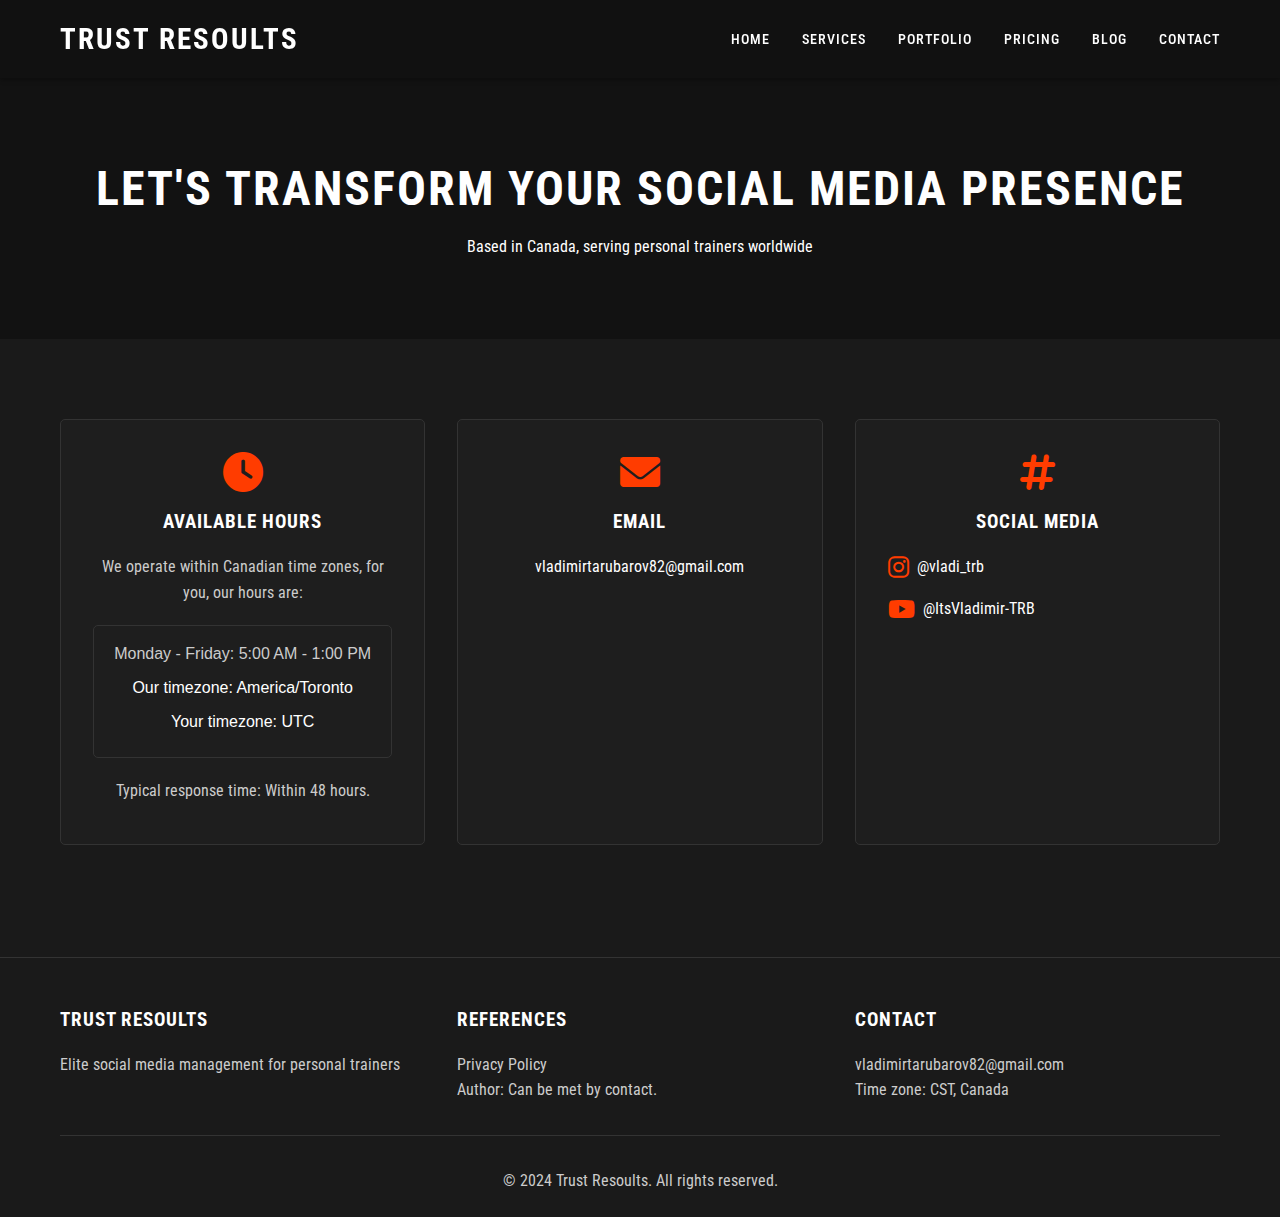
<file: pages/contact.html>
<!DOCTYPE html>
<html lang="en">
<head>
    <meta charset="UTF-8">
    <meta name="viewport" content="width=device-width, initial-scale=1.0">
    <title>Trust Resoults - Elite Social Media Management for Personal Trainers</title>
    <link rel="stylesheet" href="../assets/css/styles.css">
    <link rel="stylesheet" href="https://cdnjs.cloudflare.com/ajax/libs/font-awesome/6.0.0/css/all.min.css">
    <link href="https://fonts.googleapis.com/css2?family=Roboto+Condensed:wght@400;700&display=swap" rel="stylesheet">
    <script src="../assets/js/htmlLoader.js"></script>
    <script src="../assets/js/timezone.js"></script>
</head>
<body>
    <nav id="navbar"></nav>

    <section class="contact-hero">
        <div class="container">
            <h1>Let's Transform Your Social Media Presence</h1>
            <p>Based in Canada, serving personal trainers worldwide</p>
        </div>
    </section>

    <section class="contact-info">
        <div class="container">
            <div class="contact-grid">
                <div class="contact-card">
                    <i class="fas fa-clock"></i>
                    <h3>Available Hours</h3>
                    <p>We operate within Canadian time zones, for you, our hours are:</p>
                    <div class="business-hours"></div> <!-- This is where the hours will be displayed -->
                    <p>Typical response time: Within 48 hours.</p>
                </div>
                <div class="contact-card">
                    <i class="fas fa-envelope"></i>
                    <h3>Email</h3>
                    <p><a href="mailto:vladimirtarubarov82@gmail.com">vladimirtarubarov82@gmail.com</a></p>
                </div>  
                <div class="contact-card">
                    <i class="fas fa-hashtag"></i>
                    <h3>Social Media</h3>
                    <div class="social-links">
                        <a href="https://instagram.com/vladi_trb" target="_blank"><i class="fab fa-instagram"></i> @vladi_trb</a>
                        <a href="https://www.youtube.com/@ItsVladimir-TRB" target="_blank"><i class="fab fa-youtube"></i> @ItsVladimir-TRB</a>
                    </div>
                </div>
            </div>
        </div>
    </section>

    <footer id="footer"><!-- Footer will be loaded using JavaScript --></footer>


    <script src="../assets/js/script.js"></script>
</body>
</html>
</file>
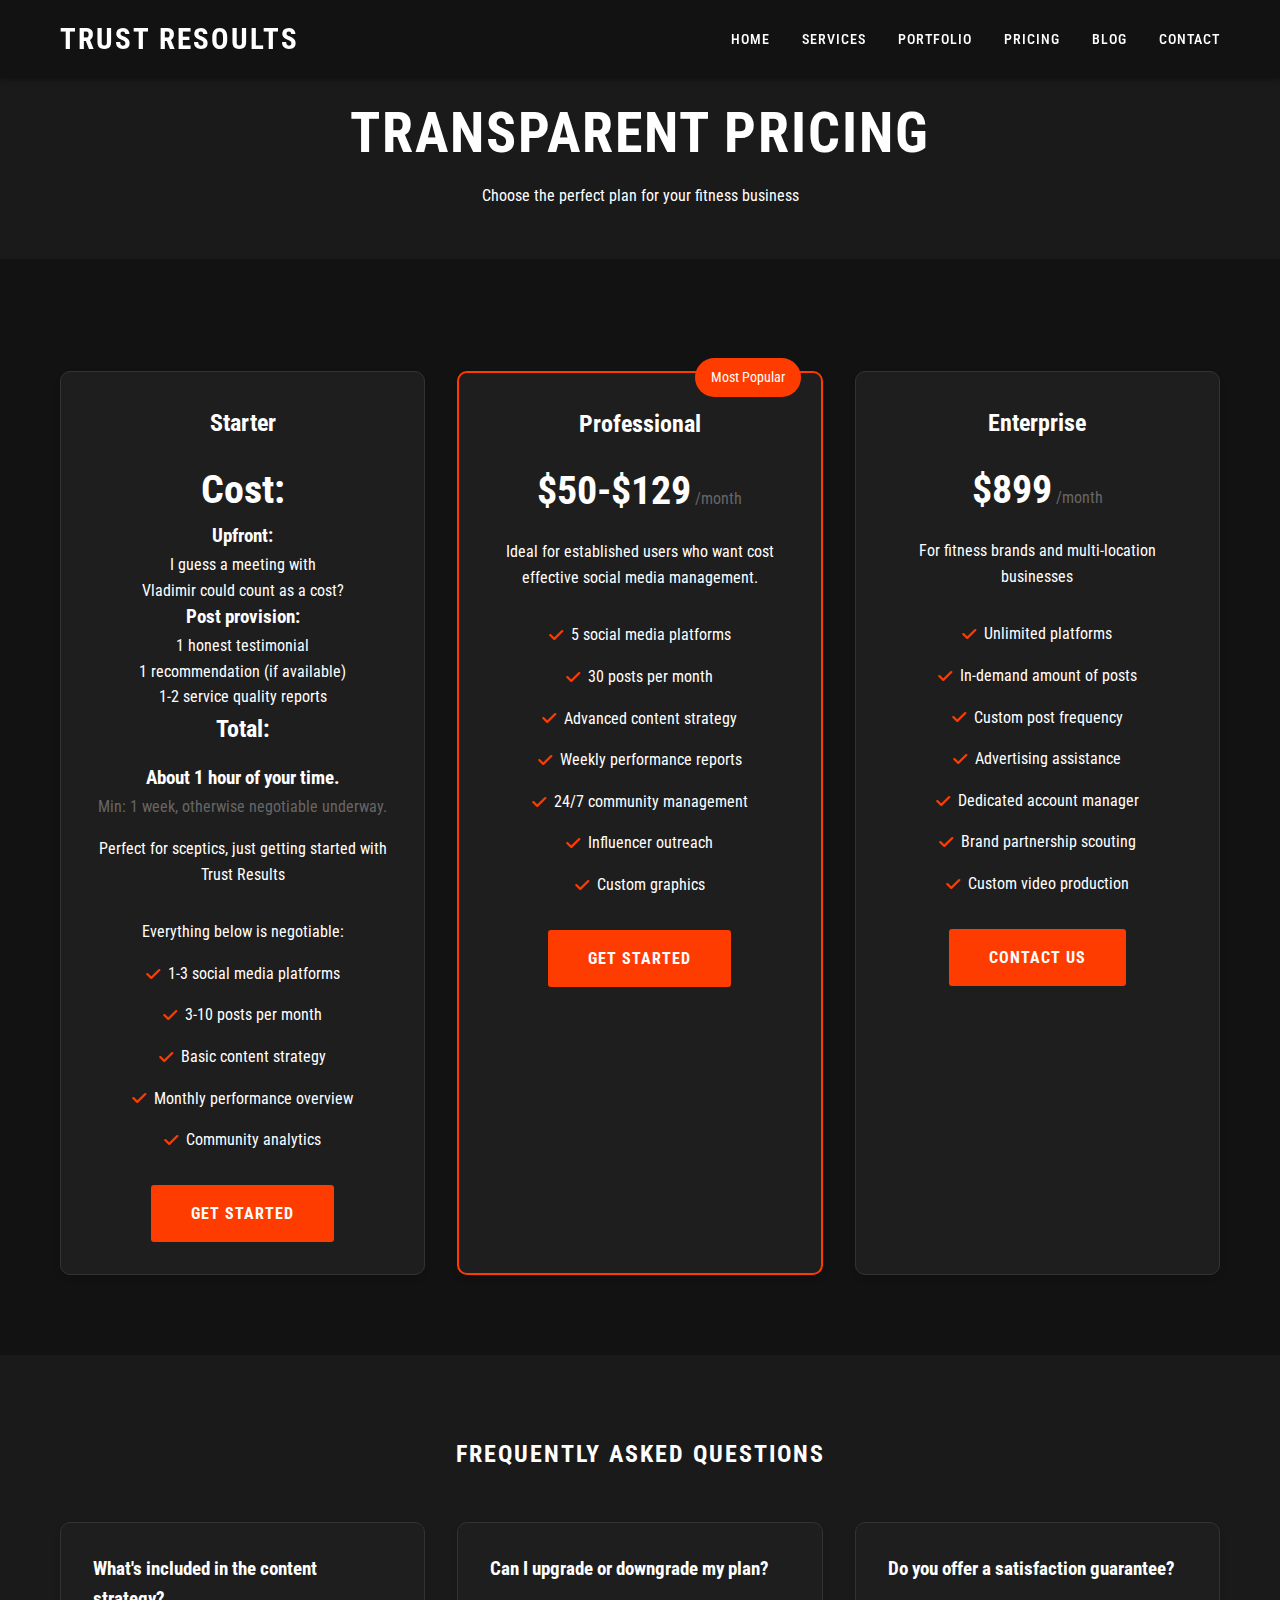
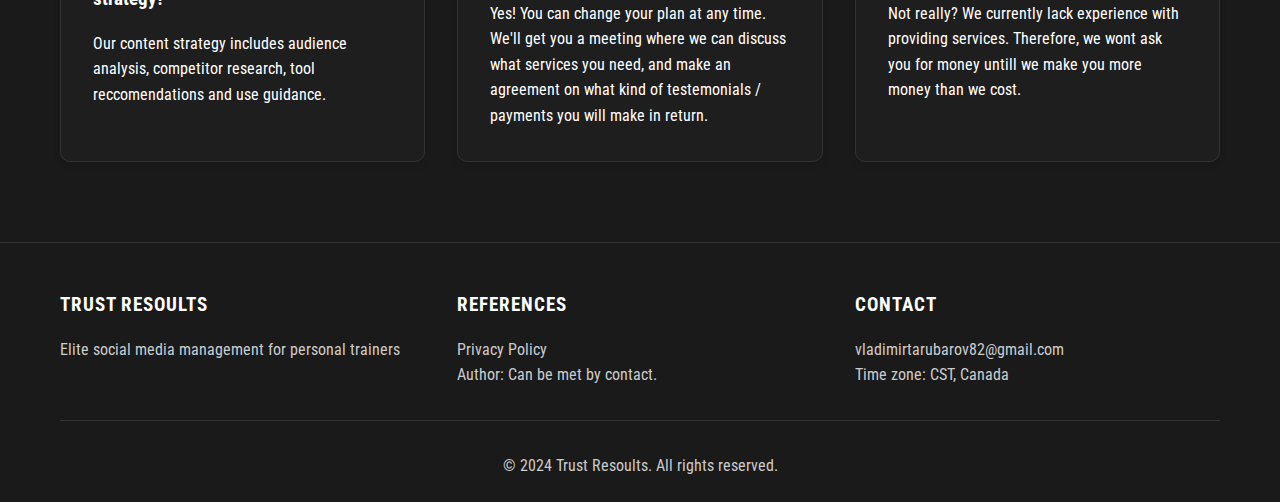
<file: pages/pricing.html>
<!DOCTYPE html>
<html lang="en">
<head>
    <meta charset="UTF-8">
    <meta name="viewport" content="width=device-width, initial-scale=1.0">
    <title>Trust Resoults - Elite Social Media Management for Personal Trainers</title>
    <link rel="stylesheet" href="../assets/css/styles.css">
    <link rel="stylesheet" href="https://cdnjs.cloudflare.com/ajax/libs/font-awesome/6.0.0/css/all.min.css">
    <link href="https://fonts.googleapis.com/css2?family=Roboto+Condensed:wght@400;700&display=swap" rel="stylesheet">
    <script src="../assets/js/htmlLoader.js"></script>
</head>
<body>
    <nav id="navbar"></nav>

    <section class="page-header">
        <div class="container">
            <h1>Transparent Pricing</h1>
            <p>Choose the perfect plan for your fitness business</p>
        </div>
    </section>

    <section class="pricing">
        <div class="container">
            <div class="pricing-grid">

                <div class="pricing-card">
                    <div class="pricing-header">
                        <h2>Starter</h2>
                        <div class="price">
                            <span class="amount">Cost:</span>
                            <p>
                                <h3>Upfront:</h3>
                                <ul>
                                    I guess a meeting with <br> Vladimir could count as a cost?
                                </ul>
                            </p>
                            <p> 
                                <h3>Post provision: </h3>
                                <ul>
                                    1 honest testimonial <br>
                                    1 recommendation (if available) <br>
                                    1-2 service quality reports <br>
                                </ul>
                            </p>
                            <p> 
                                <h2>Total: </h2>
                                <h3>About 1 hour of your time.</h3>
                            </p>
                            <span class="period">Min: 1 week, otherwise negotiable underway.</span>
                        </div>
                        <p class="description">Perfect for sceptics, just getting started with Trust Results</p>
                    </div>
                    <div class="pricing-features">
                        <ul>
                            <li>Everything below is negotiable:</li>
                            <li><i class="fas fa-check"></i> 1-3 social media platforms</li>
                            <li><i class="fas fa-check"></i> 3-10 posts per month</li>
                            <li><i class="fas fa-check"></i> Basic content strategy</li>
                            <li><i class="fas fa-check"></i> Monthly performance overview</li>
                            <li><i class="fas fa-check"></i> Community analytics</li>
                        </ul>
                    </div>
                    <a href="contact.html" class="cta-button">Get Started</a>
                </div>

                <div class="pricing-card professional">
                    <div class="popular-tag">Most Popular</div>
                    <div class="pricing-header">
                        <h2>Professional</h2>
                        <div class="price">
                            <span class="amount">$50-$129</span>
                            <span class="period">/month</span>
                        </div>
                        <p>Ideal for established users who want cost effective social media management.</p>
                    </div>
                    <div class="pricing-features">
                        <ul>
                            <li><i class="fas fa-check"></i> 5 social media platforms</li>
                            <li><i class="fas fa-check"></i> 30 posts per month</li>
                            <li><i class="fas fa-check"></i> Advanced content strategy</li>
                            <li><i class="fas fa-check"></i> Weekly performance reports</li>
                            <li><i class="fas fa-check"></i> 24/7 community management</li>
                            <li><i class="fas fa-check"></i> Influencer outreach</li>
                            <li><i class="fas fa-check"></i> Custom graphics</li>
                        </ul>
                    </div>
                    <a href="contact.html" class="cta-button">Get Started</a>
                </div>

                <div class="pricing-card enterprise">
                    <div class="pricing-header">
                        <h2>Enterprise</h2>
                        <div class="price">
                            <span class="amount">$899</span>
                            <span class="period">/month</span>
                        </div>
                        <p>For fitness brands and multi-location businesses</p>
                    </div>
                    <div class="pricing-features">
                        <ul>
                            <li><i class="fas fa-check"></i> Unlimited platforms</li>
                            <li><i class="fas fa-check"></i> In-demand amount of posts</li>
                            <li><i class="fas fa-check"></i> Custom post frequency</li>
                            <li><i class="fas fa-check"></i> Advertising assistance</li>
                            <li><i class="fas fa-check"></i> Dedicated account manager</li>
                            <li><i class="fas fa-check"></i> Brand partnership scouting</li>
                            <li><i class="fas fa-check"></i> Custom video production</li>
                        </ul>
                    </div>
                    <a href="contact.html" class="cta-button">Contact Us</a>
                </div>
            </div>
        </div>
    </section>

    <section class="faq">
        <div class="container">
            <h2>Frequently Asked Questions</h2>
            <div class="faq-grid">
                <div class="faq-item">
                    <h3>What's included in the content strategy?</h3>
                    <p>Our content strategy includes audience analysis, competitor research, tool reccomendations and use guidance.</p>
                </div>
                <div class="faq-item">
                    <h3>Can I upgrade or downgrade my plan?</h3>
                    <p>Yes! You can change your plan at any time. We'll get you a meeting where we can discuss what services you need, and make an agreement on what kind of testemonials / payments you will make in return.</p>
                </div>
                <div class="faq-item">
                    <h3>Do you offer a satisfaction guarantee?</h3>
                    <p>Not really? We currently lack experience with providing services. Therefore, we wont ask you for money untill we make you more money than we cost.</p>
                </div>
            </div>
        </div>
    </section>

    <footer id="footer"><!-- Footer will be loaded using JavaScript --></footer>


    <script src="../assets/js/script.js"></script>
</body>
</html>
</file>
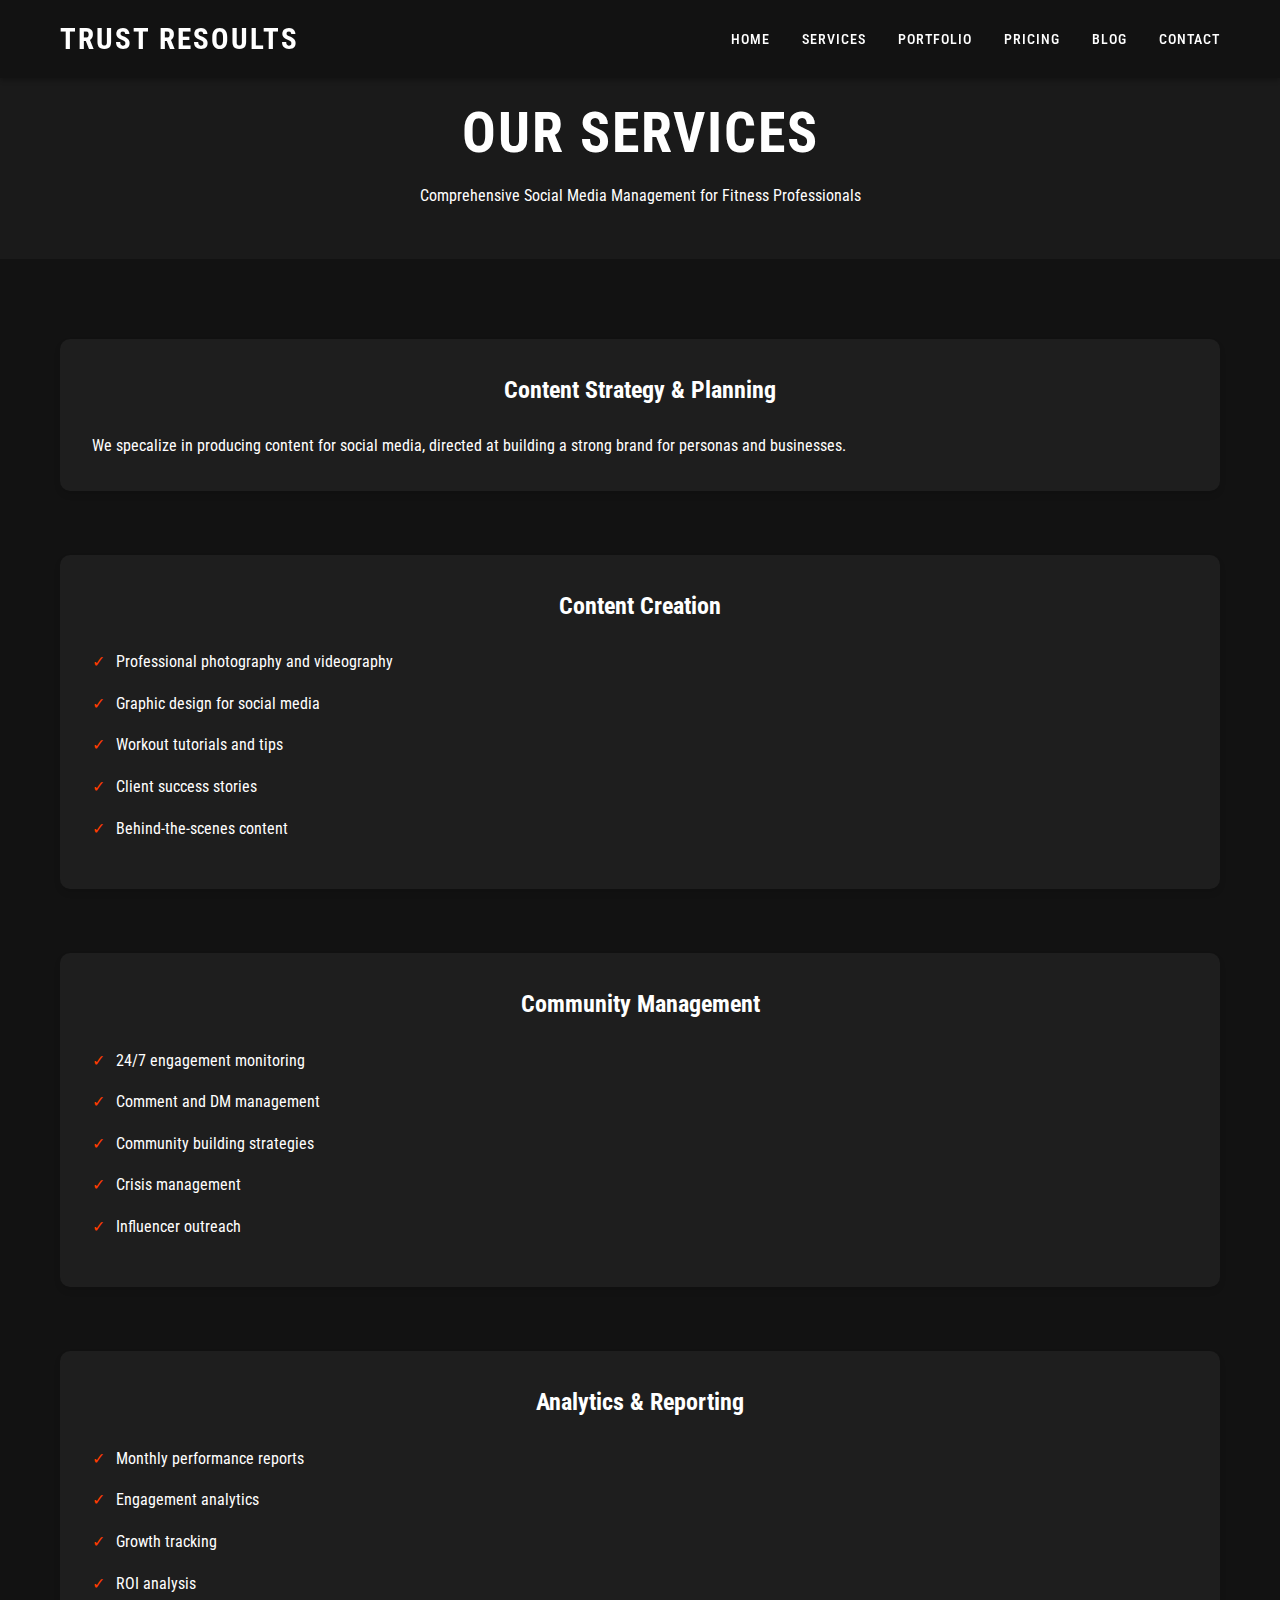
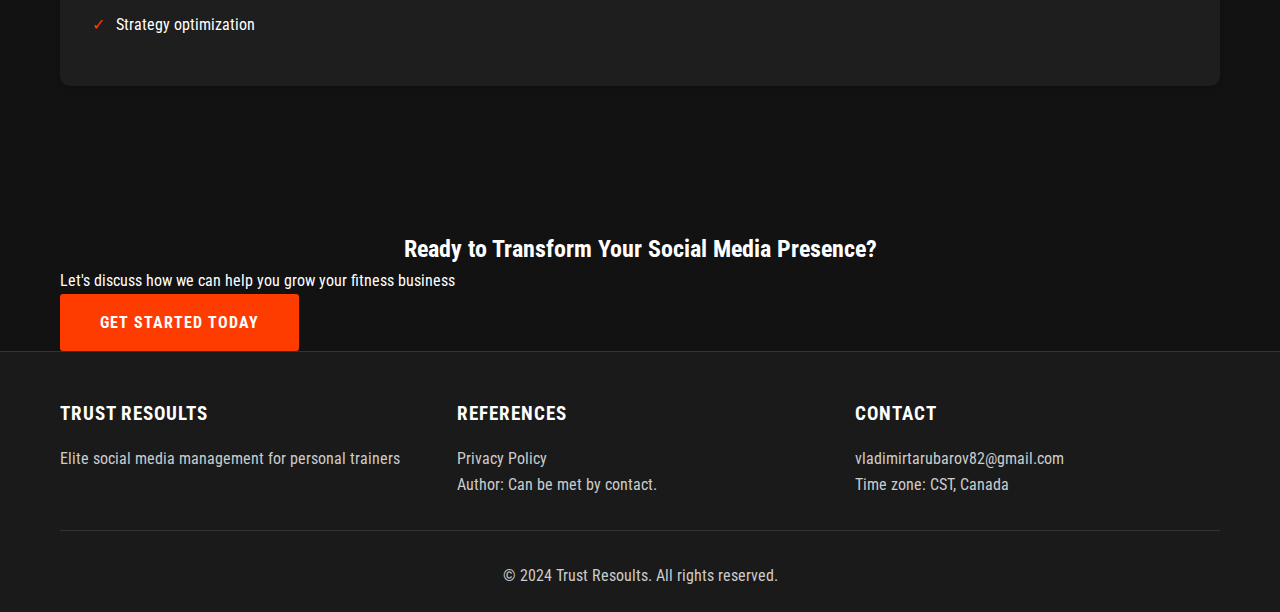
<file: pages/services.html>
<!DOCTYPE html>
<html lang="en">
<head>
    <meta charset="UTF-8">
    <meta name="viewport" content="width=device-width, initial-scale=1.0">
    <title>Trust Resoults - Elite Social Media Management for Personal Trainers</title>
    <link rel="stylesheet" href="../assets/css/styles.css">
    <link rel="stylesheet" href="https://cdnjs.cloudflare.com/ajax/libs/font-awesome/6.0.0/css/all.min.css">
    <link href="https://fonts.googleapis.com/css2?family=Roboto+Condensed:wght@400;700&display=swap" rel="stylesheet">
    <script src="../assets/js/htmlLoader.js"></script>
</head>
<body>
    <nav id="navbar"></nav>

    <section class="page-header">
        <div class="container">
            <h1>Our Services</h1>
            <p>Comprehensive Social Media Management for Fitness Professionals</p>
        </div>
    </section>

    <section class="services-detailed">
        <div class="container">
            <div class="service-item">
                <h2>Content Strategy & Planning</h2>
                <div class="service-content">
                    <div class="service-description">
                        <p>We specalize in producing content for social media, directed at building a strong brand for personas and businesses.</p>
                    </div>
                </div>
            </div>

            <div class="service-item">
                <h2>Content Creation</h2>
                <div class="service-content">
                    <div class="service-description">
                        <ul>
                            <li>Professional photography and videography</li>
                            <li>Graphic design for social media</li>
                            <li>Workout tutorials and tips</li>
                            <li>Client success stories</li>
                            <li>Behind-the-scenes content</li>
                        </ul>
                    </div>
                </div>
            </div>

            <div class="service-item">
                <h2>Community Management</h2>
                <div class="service-content">
                    <div class="service-description">
                        <ul>
                            <li>24/7 engagement monitoring</li>
                            <li>Comment and DM management</li>
                            <li>Community building strategies</li>
                            <li>Crisis management</li>
                            <li>Influencer outreach</li>
                        </ul>
                    </div>
                </div>
            </div>

            <div class="service-item">
                <h2>Analytics & Reporting</h2>
                <div class="service-content">
                    <div class="service-description">
                        <ul>
                            <li>Monthly performance reports</li>
                            <li>Engagement analytics</li>
                            <li>Growth tracking</li>
                            <li>ROI analysis</li>
                            <li>Strategy optimization</li>
                        </ul>
                    </div>
                </div>
            </div>
        </div>
    </section>

    <section class="cta-section">
        <div class="container">
            <h2>Ready to Transform Your Social Media Presence?</h2>
            <p>Let's discuss how we can help you grow your fitness business</p>
            <a href="contact.html" class="cta-button">Get Started Today</a>
        </div>
    </section>

    <footer id="footer"><!-- Footer will be loaded using JavaScript --></footer>


    <script src="../assets/js/script.js"></script>
</body>
</html>
</file>
<file: assets/css/styles.css>
:root {
    --primary-color: #1a1a1a;
    --secondary-color: #ff3c00;
    --accent-color: #333333;
    --text-color: #ffffff;
    --dark-bg: #121212;
    --card-bg: #1e1e1e;
    --border-color: #333333;
}




@keyframes moveRight {
    0% {
        transform: translateX(-600%); /* Start off-screen to the left */
    }
    50% {
        transform: translateX(0%); /* Start off-screen to the left */
    }
    100% {
        transform: translateX(600%); /* Move off-screen to the right */
    }
}

* {
    margin: 0;
    padding: 0;                                     
    box-sizing: border-box;
}

body {
    font-family: 'Roboto Condensed', 'Segoe UI', Tahoma, Geneva, Verdana, sans-serif;
    line-height: 1.6;
    color: var(--text-color);
    background-color: var(--dark-bg);
}

.container {
    max-width: 1200px;
    margin: 0 auto;
    padding: 0 20px;
}

/* Navigation */
nav {
    background-color: rgba(18, 18, 18, 0.95);
    box-shadow: 0 2px 5px rgba(0,0,0,0.3);
    position: fixed;
    width: 100%;
    top: 0;
    z-index: 1000;d
    border-bottom: 1px solid var(--border-color);
}

nav .container {
    display: flex;
    justify-content: space-between;
    align-items: center;
    padding: 1rem 20px;
}

.logo {
    font-size: 1.8rem;
    font-weight: bold;
    color: var(--text-color);
    text-transform: uppercase;
    letter-spacing: 2px;
}

.nav-links {
    display: flex;
    list-style: none;
}

.nav-links li {
    margin-left: 2rem;
}

.nav-links a {
    text-decoration: none;
    color: var(--text-color);
    font-weight: 500;
    text-transform: uppercase;
    letter-spacing: 1px;
    transition: color 0.3s ease;
    font-size: 0.9rem;
}

.nav-links a:hover {
    color: var(--secondary-color);
}

/* Hero Section */
.hero {
    padding: 160px 0 100px;
    background: linear-gradient(rgba(18, 18, 18, 0.9), rgba(18, 18, 18, 0.9)),
                url('../images/hero-bg.jpg') center/cover;
    position: relative;
}

.hero .container {
    display: flex;
    align-items: center;
    justify-content: space-between;
}

.hero-content {
    flex: 1;
    padding-right: 50px;
}

.hero-image {
    flex: 1;
    text-align: center;
}

.ceo-image {
    width: 400px;  /* Adjust this value to make the image bigger or smaller */
    height: auto;
    text-align: center;
    border-radius: 5px;
    border: 2px solid var(--secondary-color);
}

h1 {
    font-size: 3.5rem;
    margin-bottom: 1rem;
    color: var(--text-color);
    text-transform: uppercase;
    letter-spacing: 2px;
    line-height: 1.2;
}

.hero p {
    font-size: 1.2rem;
    margin-bottom: 2rem;
    color: #cccccc;
}

.cta-button {
    display: inline-block;
    padding: 1rem 2.5rem;
    background-color: var(--secondary-color);
    color: var(--text-color);
    text-decoration: none;
    border-radius: 3px;
    text-transform: uppercase;
    letter-spacing: 1px;
    font-weight: bold;
    transition: all 0.3s ease;
    border: none;
}

.cta-button:hover {
    background-color: #ff4d1a;
    transform: translateY(-2px);
    box-shadow: 0 5px 15px rgba(255, 60, 0, 0.3);
}

/* Services Section */
/* Container for the scrolling section */
.services {
    position: relative;
    width: 100%;
    overflow: hidden;
    padding: 2rem 0;
}

/* Scrolling container */
.services-scroll {
    position: relative;
    width: 100%;
    overflow: hidden;
}

/* Track that holds all cards and animates */
.services-track {
    display: flex;
    gap: 2rem; /* Space between cards */
    width: fit-content; /* Allow track to be as wide as needed */
    animation: scroll 50s linear infinite; /* Your existing animation */
    padding: 1.1rem 0;
    position: static;
    height: 175px;  
    transition: transform 0.5s ease-in-out; /* Smooth transitions */
}

/* Individual cards */
.service-card {
    flex: 0 0 300px; /* Fixed width */
    background: var(--card-bg);
    padding: 1.5rem;
    border-radius: 5px;
    border: 1px solid var(--border-color);
    transition: all 0.3s ease; /* Smooth transition */
}

.service-card:hover {
    border: 2px solid #ff3c00; /* Orange border when hovered */
    transform: scale(1.1); /* Slightly smaller scale */
}
/* Smooth scrolling animation */
@keyframes scroll {
    0% {
        transform: translateX(0);
    }
    100% {
        transform: translateX(calc(-300px * 4 - 8rem)); /* Moves by width of all cards + gaps */
    }
}


/* About Section */
.about {
    padding: 100px 0;
    background-color: var(--dark-bg);
}

.about-content {
    max-width: 800px;
    margin: 0 auto;
    text-align: center;
}

/* Contact Form */
.contact {
    padding: 100px 0;
    background-color: var(--primary-color);
}

.contact h2 {
    text-align: center;
    margin-bottom: 3rem;
    color: var(--text-color);
    text-transform: uppercase;
    letter-spacing: 2px;
}

.contact-form {
    max-width: 600px;
    margin: 0 auto;
}

.form-group {
    margin-bottom: 1.5rem;
}

input, textarea {
    width: 100%;
    padding: 1rem;
    background-color: var(--card-bg);
    border: 1px solid var(--border-color);
    border-radius: 3px;
    color: var(--text-color);
    font-size: 1rem;
}

input:focus, textarea:focus {
    outline: none;
    border-color: var(--secondary-color);
}

textarea {
    height: 150px;
    resize: vertical;
}

.submit-button {
    display: block;
    width: 100%;
    padding: 1rem;
    background-color: var(--secondary-color);
    color: var(--text-color);
    border: none;
    border-radius: 3px;
    font-size: 1rem;
    cursor: pointer;
    transition: all 0.3s ease;
    text-transform: uppercase;
    letter-spacing: 1px;
    font-weight: bold;
}

.submit-button:hover {
    background-color: #ff4d1a;
    transform: translateY(-2px);
    box-shadow: 0 5px 15px rgba(255, 60, 0, 0.3);
}

/* Footer */
footer {
    background-color: var(--primary-color);
    color: var(--text-color);
    padding: 3rem 0 1.5rem;
    border-top: 1px solid var(--border-color);
}

.footer-content {
    display: grid;
    grid-template-columns: repeat(auto-fit, minmax(250px, 1fr));
    gap: 2rem;
    padding-bottom: 2rem;
}

.footer-section h3 {
    color: var(--text-color);
    margin-bottom: 1rem;
    text-transform: uppercase;
    letter-spacing: 1px;
}

.footer-section p, .footer-section a {
    color: #cccccc;
}

.footer-section ul {
    list-style: none;
}

.footer-section ul li {
    margin-bottom: 0.5rem;
}

.footer-section a {
    text-decoration: none;
    transition: color 0.3s ease;
    display: flex; /* Enable flexbox layout */
    flex-direction: column; /* Arrange items in a column */
}

.footer-section a:hover {
    color: var(--secondary-color);
}

.footer-bottom {
    text-align: center;
    padding-top: 2rem;
    border-top: 1px solid var(--border-color);
    color: #cccccc;
}

/* Services Detailed Page */
.services-detailed {
    padding: 80px 0;
}

.service-item {
    margin-bottom: 4rem;
    padding: 2rem;
    background-color: var(--card-bg);
    border-radius: 10px;
    box-shadow: 0 4px 6px rgba(0,0,0,0.1);
}

.service-item h2 {
    color: var(--text-color);
    margin-bottom: 1.5rem;
}

.service-content {
    display: flex;
    gap: 2rem;
}

.service-description ul {
    list-style: none;
    padding: 0;
}

.service-description li {
    margin-bottom: 1rem;
    padding-left: 1.5rem;
    position: relative;
}

.service-description li:before {
    content: "✓";
    color: var(--secondary-color);
    position: absolute;
    left: 0;
}

/* Portfolio Page */
.portfolio-grid {
    padding: 80px 0;
}

.case-study {
    margin-bottom: 4rem;
    background-color: var(--card-bg);
    border-radius: 10px;
    overflow: hidden;
    box-shadow: 0 4px 6px rgba(0,0,0,0.1);
}

.case-study-image img {
    width: 100%;
    height: 300px;
    object-fit: cover;
}

.case-study-content {
    padding: 2rem;
}

.case-study h2 {
    color: var(--text-color);
    margin-bottom: 1rem;
}

.stats {
    display: flex;
    gap: 2rem;
    margin-bottom: 1rem;
    color: var(--secondary-color);
}

.stats span {
    display: flex;
    align-items: center;
    gap: 0.5rem;
}

/* Testimonials */
.testimonials {
    background-color: var(--dark-bg);
    padding: 80px 0;
}

.testimonial-grid {
    display: grid;
    grid-template-columns: repeat(auto-fit, minmax(300px, 1fr));
    gap: 2rem;
    margin-top: 3rem;
}

.testimonial {
    background-color: var(--card-bg);
    padding: 2rem;
    border-radius: 10px;
    box-shadow: 0 4px 6px rgba(0,0,0,0.1);
}

.testimonial p {
    font-style: italic;
    margin-bottom: 1rem;
}

.testimonial cite {
    color: var(--text-color);
    font-weight: 500;
}

/* Page Headers */
.page-header {
    background-color: var(--primary-color);
    color: var(--text-color);
    padding: 100px 0 50px;
    text-align: center;
}

.page-header h1 {
    color: var(--text-color);
    margin-bottom: 1rem;
}

/* Blog Page */
.blog-grid {
    padding: 80px 0;
}

.blog-post {
    margin-bottom: 4rem;
    background-color: var(--card-bg);
    border-radius: 10px;
    overflow: hidden;
    box-shadow: 0 4px 6px rgba(0,0,0,0.1);
}

.blog-image img {
    width: 100%;
    height: 400px;
    object-fit: cover;
}

.blog-content {
    padding: 2rem;
}

.blog-meta {
    display: flex;
    gap: 2rem;
    color: #666;
    margin-bottom: 1rem;
}

.blog-meta span {
    display: flex;
    align-items: center;
    gap: 0.5rem;
}

.blog-content h2 {
    color: var(--text-color);
    margin-bottom: 1rem;
}

.read-more {
    display: inline-block;
    margin-top: 1rem;
    color: var(--secondary-color);
    text-decoration: none;
    font-weight: 500;
    transition: color 0.3s ease;
}

.read-more:hover {
    color: var(--text-color);
}

/* Newsletter Section */
.newsletter {
    background-color: var(--dark-bg);
    padding: 60px 0;
    text-align: center;
}

.newsletter h2 {
    color: var(--text-color);
    margin-bottom: 1rem;
}

.newsletter-form {
    max-width: 500px;
    margin: 2rem auto 0;
    display: flex;
    gap: 1rem;
}

.newsletter-form input {
    flex: 1;
    padding: 1rem;
    border: 1px solid var(--border-color);
    border-radius: 3px;
    font-size: 1rem;
    background-color: var(--card-bg);
    color: var(--text-color);
}

.newsletter-form .submit-button {
    padding: 1rem 2rem;
    background-color: var(--secondary-color);
    color: var(--text-color);
    border: none;
    border-radius: 3px;
    font-size: 1rem;
    cursor: pointer;
    transition: all 0.3s ease;
    text-transform: uppercase;
    letter-spacing: 1px;
    font-weight: bold;
}

.newsletter-form .submit-button:hover {
    background-color: #ff4d1a;
    transform: translateY(-2px);
    box-shadow: 0 5px 15px rgba(255, 60, 0, 0.3);
}

/* Pricing Page */
.pricing {
    padding: 80px 0;
    background-color: var(--dark-bg);
}

.pricing-grid {
    display: grid;
    grid-template-columns: repeat(auto-fit, minmax(300px, 1fr));
    gap: 2rem;
    margin-top: 2rem;
}

.pricing-card {
    background-color: var(--card-bg);
    border-radius: 10px;
    padding: 2rem;
    text-align: center;
    position: relative;
    transition: transform 0.3s ease;
    box-shadow: 0 4px 6px rgba(0,0,0,0.1);
    border: 1px solid var(--border-color);
}

.pricing-card:hover {
    transform: translateY(-10px);
}

.pricing-card.professional {
    border: 2px solid var(--secondary-color);
}

.popular-tag {
    position: absolute;
    top: -15px;
    right: 20px;
    background-color: var(--secondary-color);
    color: var(--text-color);
    padding: 0.5rem 1rem;
    border-radius: 20px;
    font-size: 0.9rem;
}

.pricing-header {
    margin-bottom: 2rem;
}

.pricing-header h2 {
    color: var(--text-color);
    margin-bottom: 1rem;
}

.price {
    margin-bottom: 1rem;
}

.price .amount {
    font-size: 2.5rem;
    font-weight: bold;
    color: var(--text-color);
}

.price .period {
    color: #666;
}

.pricing-features {
    margin: 2rem 0;
}

.pricing-features ul {
    list-style: none;
    padding: 0;
}

.pricing-features li {
    margin-bottom: 1rem;
    display: flex;
    align-items: center;
    justify-content: center;
    gap: 0.5rem;
}

.pricing-features i {
    color: var(--secondary-color);
}

/* FAQ Section */
.faq {
    padding: 80px 0;
    background-color: var(--primary-color);
}

.faq h2 {
    text-align: center;
    margin-bottom: 3rem;
    color: var(--text-color);
    text-transform: uppercase;
    letter-spacing: 2px;
}

.faq-grid {
    display: grid;
    grid-template-columns: repeat(auto-fit, minmax(300px, 1fr));
    gap: 2rem;
}

.faq-item {
    background-color: var(--card-bg);
    padding: 2rem;
    border-radius: 10px;
    box-shadow: 0 4px 6px rgba(0,0,0,0.1);
    border: 1px solid var(--border-color);
}

.faq-item h3 {
    color: var(--text-color);
    margin-bottom: 1rem;
}

/* Contact Page */
.contact-page {
    padding: 80px 0;
    background-color: var(--primary-color);
}

.contact-grid {
    display: grid;
    grid-template-columns: repeat(auto-fill, minmax(300px, 1fr));
    gap: 4rem;
}

.contact-info {
    flex-direction: column;
    gap: 2rem;
}

.info-card {
    background-color: var(--card-bg);
    padding: 2rem;
    border-radius: 10px;
    box-shadow: 0 4px 6px rgba(0,0,0,0.1);
    text-align: center;
    border: 1px solid var(--border-color);
}

.info-card i {
    font-size: 2rem;
    color: var(--secondary-color);
    margin-bottom: 1rem;
}

.info-card h3 {
    color: var(--text-color);
    margin-bottom: 0.5rem;
}

.social-links {
    text-align: center;
}

.social-icons {
    display: flex;
    justify-content: center;
    gap: 1rem;
    margin-top: 1rem;
}

.social-icons a {
    color: var(--text-color);
    font-size: 1.5rem;
    transition: color 0.3s ease;
}

.social-icons a:hover {
    color: var(--secondary-color);
}

.contact-form-container {
    background-color: var(--card-bg);
    padding: 2rem;
    border-radius: 10px;
    box-shadow: 0 4px 6px rgba(0,0,0,0.1);
    border: 1px solid var(--border-color);
}

.container h2 {
    text-align: center; /* Center the text horizontally */
}

.contact-form-container h2 {
    color: var(--text-color);
    margin-bottom: 2rem;
}

.contact-form .form-group {
    margin-bottom: 1.5rem;
}

.contact-form label {
    display: block;
    margin-bottom: 0.5rem;
    color: var(--text-color);
}

.contact-form input,
.contact-form select,
.contact-form textarea {
    width: 100%;
    padding: 0.8rem;
    border: 1px solid var(--border-color);
    border-radius: 5px;
    font-size: 1rem;
    background-color: var(--card-bg);
    color: var(--text-color);
}

.contact-form textarea {
    height: 150px;
    resize: vertical;
}

.map {
    padding: 80px 0;
    background-color: var(--dark-bg);
}

.map h2 {
    text-align: center;
    margin-bottom: 2rem;
    color: var(--text-color);
}

.map-container {
    height: 400px;
    background-color: var(--card-bg);
    border-radius: 10px;
    overflow: hidden;
    border: 1px solid var(--border-color);
}

.map-placeholder {
    height: 100%;
    display: flex;
    align-items: center;
    justify-content: center;
    background-color: #f8f9fa;
    color: #666;
}

/* Contact Page Specific Styles */
.contact-hero {
    padding: 160px 0 80px;
    background: linear-gradient(rgba(18, 18, 18, 0.9), rgba(18, 18, 18, 0.9));
    text-align: center;
}

.contact-hero h1 {
    margin-bottom: 1rem;
    font-size: 3rem;
}

.contact-info {
    padding: 80px 0;
    background-color: var(--primary-color);
}

.contact-grid {
    display: grid;
    grid-template-columns: repeat(auto-fit, minmax(300px, 1fr));
    gap: 2rem;
    margin-bottom: 2rem;
}

.contact-card {
    background-color: var(--card-bg);
    padding: 2rem;
    border-radius: 5px;
    text-align: center;
    border: 1px solid var(--border-color);
    transition: transform 0.3s ease;
}

.contact-card:hover {
    transform: translateY(-5px);
    border-color: var(--secondary-color);
}

.contact-card i {
    font-size: 2.5rem;
    color: var(--secondary-color);
    margin-bottom: 1rem;
}

.contact-card h3 {
    margin-bottom: 1rem;
    color: var(--text-color);
    text-transform: uppercase;
    letter-spacing: 1px;
}

.contact-card p {
    color: #cccccc;
    margin-bottom: 0.5rem;
}

.contact-card a {
    color: var(--text-color);
    text-decoration: none;
    transition: color 0.3s ease;
}

.contact-card a:hover {
    color: var(--secondary-color);
}

.social-links {
    display: flex;
    flex-direction: column;
    gap: 1rem;
}

.social-links a {
    display: flex;
    align-items: center;
    gap: 0.5rem;
}

.social-links i {
    font-size: 1.5rem;
    margin-bottom: 0;
}

.contact-form {
    padding: 80px 0;
    background-color: var(--dark-bg);
}

.contact-form h2 {
    text-align: center;
    margin-bottom: 3rem;
    color: var(--text-color);
    text-transform: uppercase;
    letter-spacing: 2px;
    font-size: 2.5rem;
}

.contact-form form {
    max-width: 600px;
    margin: 0 auto;
}

.contact-form .form-group {
    margin-bottom: 1.5rem;
}

.contact-form input,
.contact-form textarea {
    width: 100%;
    padding: 1rem;
    background-color: var(--card-bg);
    border: 1px solid var(--border-color);
    color: var(--text-color);
    border-radius: 3px;
    font-size: 1rem;
}

.contact-form input:focus,
.contact-form textarea:focus {
    outline: none;
    border-color: var(--secondary-color);
}

.contact-form textarea {
    min-height: 150px;
    resize: vertical;
}

.contact-form .submit-button {
    width: 100%;
    padding: 1rem;
    background-color: var(--secondary-color);
    color: var(--text-color);
    border: none;
    border-radius: 3px;
    font-size: 1rem;
    text-transform: uppercase;
    letter-spacing: 1px;
    cursor: pointer;
    transition: all 0.3s ease;
}

.contact-form .submit-button:hover {
    background-color: #ff4d1a;
    transform: translateY(-2px);
    box-shadow: 0 5px 15px rgba(255, 60, 0, 0.3);
}

/* Responsive Adjustments */
@media (max-width: 768px) {
    .hero .container {
        flex-direction: column;
        text-align: center;
    }

    .hero-content {
        padding-right: 0;
        margin-bottom: 2rem;
    }

    .nav-links {
        display: none;
    }

    h1 {
        font-size: 2.5rem;
    }
}



@media (max-width: 768px) {
    .service-content {
        flex-direction: column;
    }
    
    .stats {
        flex-direction: column;
        gap: 1rem;
    }
    
    .case-study-image img {
        height: 200px;
    }
}

@media (max-width: 768px) {
    .blog-image img {
        height: 250px;
    }
    
    .newsletter-form {
        flex-direction: column;
    }
    
    .blog-meta {
        flex-direction: column;
        gap: 0.5rem;
    }
}

@media (max-width: 768px) {
    .pricing-grid {
        grid-template-columns: 1fr;
    }
    
    .pricing-card {
        margin-bottom: 2rem;
    }
    
    .faq-grid {
        grid-template-columns: 1fr;
    }
}

@media (max-width: 768px) {
    .contact-grid {
        grid-template-columns: 1fr;
        gap: 2rem;
    }
    
    .map-container {
        height: 300px;
    }
}

@media (max-width: 768px) {
    .contact-hero h1 {
        font-size: 2.5rem;
    }
    
    .contact-grid {
        grid-template-columns: 1fr;
    }
    
    .contact-card {
        padding: 1.5rem;
    }
}

/* Contact page business hours styles */

.business-hours {
    border: 1px solid #333; /* Dark border for definition */
    border-radius: 5px; /* Slightly rounded corners */
    padding: 15px; /* Padding for spacing */
    margin: 20px 0; /* Margin for spacing above and below */
    font-family: Arial, sans-serif; /* Clean and modern font */
    color: #fff; /* White text for readability against the orange background */
}

.business-hours h3 {
    font-size: 1.5em; /* Larger font size for the heading */
    margin-bottom: 10px; /* Space below the heading */
    color: #fff; /* White color for the heading */
}

.business-hours ul {
    list-style-type: none; /* Remove default list styling */
    padding: 0; /* Remove padding */
}

.business-hours li {
    padding: 5px 0; /* Space between list items */
    font-size: 1.1em; /* Slightly larger font for list items */
    color: #fff; /* White text for list items */
}

.business-hours li::before {
    content: "•"; /* Bullet point before each item */
    color: #333; /* Dark color for bullet points */
    font-weight: bold; /* Bold bullet points */
    display: inline-block; /* Inline display for bullet */
    width: 1em; /* Space for bullet */
}
</file>
